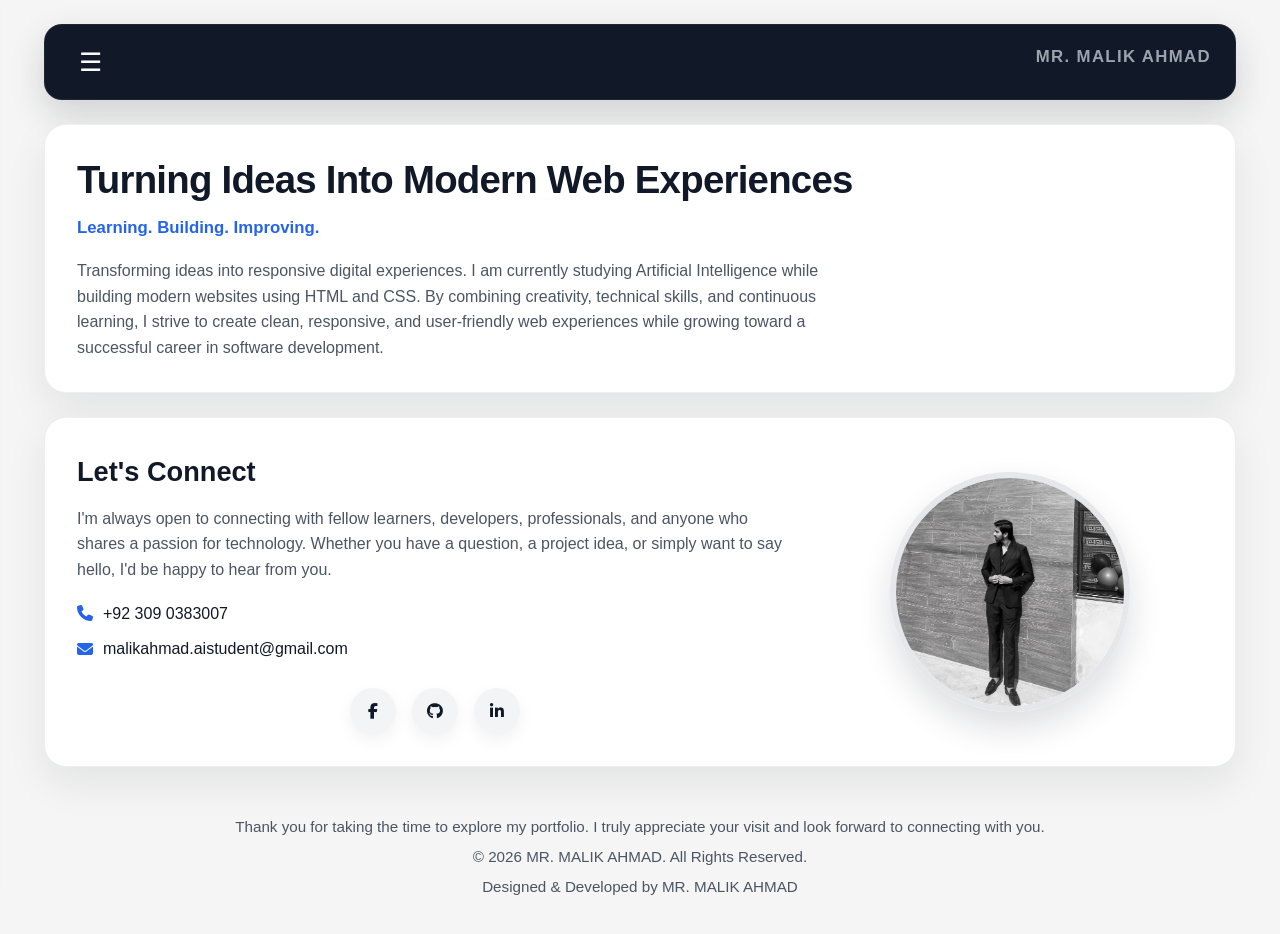
<file: index.html>
<!DOCTYPE html>
<html lang="en">
  <head>
    <meta charset="UTF-8" />
    <meta name="viewport" content="width=device-width, initial-scale=1.0" />
    <meta name="description" content="Professional portfolio website of MR. MALIK AHMAD" />
    <meta name="theme-color" content="#111827" />
    <title>MR. MALIK AHMAD</title>
    <link rel="icon" type="image/svg+xml" href="favicon.svg" />
    <link rel="stylesheet" href="style.css" />
    <link
      rel="stylesheet"
      href="https://cdnjs.cloudflare.com/ajax/libs/font-awesome/6.5.1/css/all.min.css"
    />
  </head>
  <body class="home-page">
    <div class="page-loader" id="pageLoader">
      <div class="loader-content">
        <div class="loader-bar"></div>
        <p>MR. MALIK AHMAD</p>
      </div>
    </div>

    <div class="side-menu" id="sideMenu">
      <button class="close-btn" id="closeMenu" aria-label="Close menu">×</button>
      <nav class="side-nav">
        <a href="index.html" class="nav-link" data-page="index">Home</a>
        <a href="about.html" class="nav-link" data-page="about">About Me</a>
        <a href="journey.html" class="nav-link" data-page="journey">My Journey</a>
        <a href="skills.html" class="nav-link" data-page="skills">Skills</a>
        <a href="projects.html" class="nav-link" data-page="projects">Featured Projects</a>
        <a href="login.html" class="nav-link" data-page="login">Logout</a>
      </nav>
    </div>

    <div class="site-wrapper">
      <header class="topbar">
        <button class="menu-btn" id="openMenu" aria-label="Open menu">☰</button>
        <div class="brand-name">MR. MALIK AHMAD</div>
      </header>

      <main class="content">
        <section class="hero-card">
          <h1>Turning Ideas Into Modern Web Experiences</h1>
          <p class="hero-subtitle">Learning. Building. Improving.</p>
          <p class="hero-text">
            Transforming ideas into responsive digital experiences. I am currently studying
            Artificial Intelligence while building modern websites using HTML and CSS. By
            combining creativity, technical skills, and continuous learning, I strive to
            create clean, responsive, and user-friendly web experiences while growing
            toward a successful career in software development.
          </p>
        </section>

        <section class="connect-card">
          <div class="connect-content">
            <div class="connect-text">
              <h2>Let's Connect</h2>
              <p>
                I'm always open to connecting with fellow learners, developers,
                professionals, and anyone who shares a passion for technology. Whether you
                have a question, a project idea, or simply want to say hello, I'd be happy
                to hear from you.
              </p>

              <div class="contact-list">
                <div class="contact-item">
                  <i class="fa-solid fa-phone"></i>
                  <a href="tel:+923090383007">+92 309 0383007</a>
                </div>
                <div class="contact-item">
                  <i class="fa-solid fa-envelope"></i>
                  <a href="mailto:malikahmad.aistudent@gmail.com">malikahmad.aistudent@gmail.com</a>
                </div>
              </div>

              <div class="social-links">
                <a href="https://www.facebook.com" aria-label="Facebook" target="_blank" rel="noopener noreferrer">
                  <i class="fa-brands fa-facebook-f"></i>
                </a>
                <a href="https://github.com" aria-label="GitHub" target="_blank" rel="noopener noreferrer">
                  <i class="fa-brands fa-github"></i>
                </a>
                <a href="https://www.linkedin.com" aria-label="LinkedIn" target="_blank" rel="noopener noreferrer">
                  <i class="fa-brands fa-linkedin-in"></i>
                </a>
              </div>
            </div>

            <div class="profile-wrapper">
              <img src="images/profile.jpg" alt="MR. MALIK AHMAD" />
            </div>
          </div>
        </section>
      </main>

      <footer class="footer">
        <p>
          Thank you for taking the time to explore my portfolio. I truly appreciate your
          visit and look forward to connecting with you.
        </p>
        <p>© 2026 MR. MALIK AHMAD. All Rights Reserved.</p>
        <p>Designed & Developed by MR. MALIK AHMAD</p>
      </footer>
    </div>

    <script>
      const openMenu = document.getElementById('openMenu');
      const closeMenu = document.getElementById('closeMenu');
      const sideMenu = document.getElementById('sideMenu');
      const pageLoader = document.getElementById('pageLoader');

      openMenu.addEventListener('click', () => {
        sideMenu.classList.add('open');
      });

      closeMenu.addEventListener('click', () => {
        sideMenu.classList.remove('open');
      });

      document.addEventListener('click', (event) => {
        if (sideMenu.classList.contains('open') && !sideMenu.contains(event.target) && event.target !== openMenu) {
          sideMenu.classList.remove('open');
        }
      });

      const currentPage = window.location.pathname.split('/').pop().replace('.html', '') || 'index';
      document.querySelectorAll('.nav-link').forEach((link) => {
        if (link.getAttribute('data-page') === currentPage) {
          link.classList.add('active');
        }
      });

      const loaderStorageKey = 'malikPortfolioLoaderSeen';
      const hasSeenLoader = localStorage.getItem(loaderStorageKey) === 'true';

      if (hasSeenLoader) {
        pageLoader.classList.add('is-hidden');
      } else {
        window.addEventListener('load', () => {
          setTimeout(() => {
            pageLoader.classList.add('fade-out');
            localStorage.setItem(loaderStorageKey, 'true');
            setTimeout(() => {
              pageLoader.classList.add('is-hidden');
            }, 600);
          }, 800);
        });
      }
    </script>
  </body>
</html>
</file>
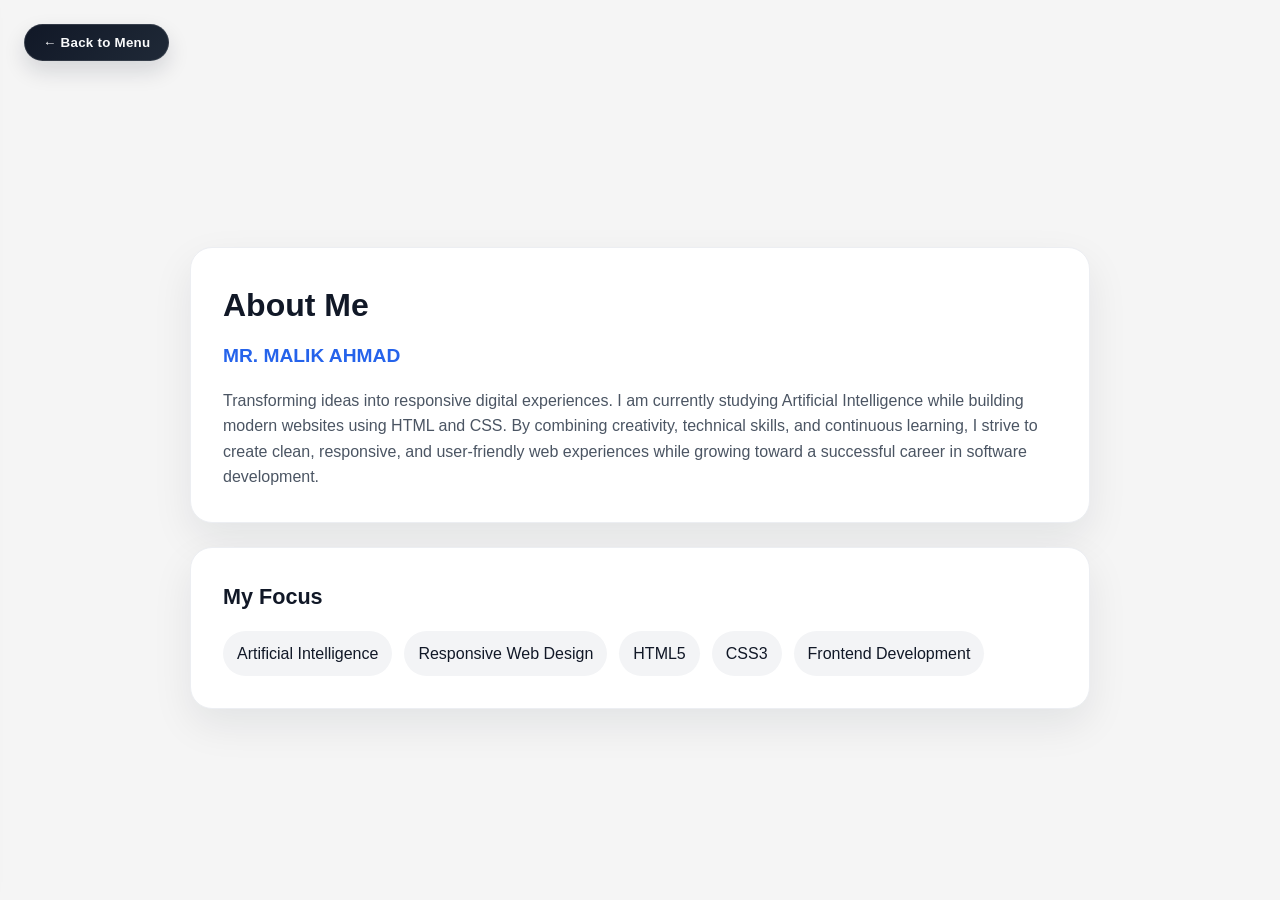
<file: about.html>
<!DOCTYPE html>
<html lang="en">
  <head>
    <meta charset="UTF-8" />
    <meta name="viewport" content="width=device-width, initial-scale=1.0" />
    <title>About Me | MR. MALIK AHMAD</title>
    <link rel="stylesheet" href="style.css" />
  </head>
  <body class="about-page">
    <button class="back-nav" id="backToMenuBtn" type="button" aria-label="Back to menu">← Back to Menu</button>

    <div class="page-nav-overlay" id="pageNavOverlay"></div>
    <aside class="page-nav-panel" id="pageNavPanel">
      <button class="close-nav-btn" id="closePageNavBtn" aria-label="Close menu">×</button>
      <nav class="page-nav-links">
        <a href="index.html">Home</a>
        <a href="about.html">About Me</a>
        <a href="journey.html">My Journey</a>
        <a href="skills.html">Skills</a>
        <a href="projects.html">Featured Projects</a>
        <a href="login.html">Logout</a>
      </nav>
    </aside>

    <div class="about-wrapper">
      <section class="about-card">
        <h1>About Me</h1>
        <h2>MR. MALIK AHMAD</h2>
        <p>
          Transforming ideas into responsive digital experiences. I am currently studying
          Artificial Intelligence while building modern websites using HTML and CSS. By
          combining creativity, technical skills, and continuous learning, I strive to
          create clean, responsive, and user-friendly web experiences while growing toward
          a successful career in software development.
        </p>
      </section>

      <section class="focus-card">
        <h3>My Focus</h3>
        <div class="focus-list">
          <span>Artificial Intelligence</span>
          <span>Responsive Web Design</span>
          <span>HTML5</span>
          <span>CSS3</span>
          <span>Frontend Development</span>
        </div>
      </section>
    </div>

    <script>
      const backToMenuBtn = document.getElementById('backToMenuBtn');
      const pageNavPanel = document.getElementById('pageNavPanel');
      const pageNavOverlay = document.getElementById('pageNavOverlay');
      const closePageNavBtn = document.getElementById('closePageNavBtn');

      function openPageMenu() {
        pageNavPanel.classList.add('open');
        pageNavOverlay.classList.add('open');
      }

      function closePageMenu() {
        pageNavPanel.classList.remove('open');
        pageNavOverlay.classList.remove('open');
      }

      backToMenuBtn.addEventListener('click', openPageMenu);
      closePageNavBtn.addEventListener('click', closePageMenu);
      pageNavOverlay.addEventListener('click', closePageMenu);
      document.addEventListener('keydown', (event) => {
        if (event.key === 'Escape') {
          closePageMenu();
        }
      });
    </script>
  </body>
</html>
</file>
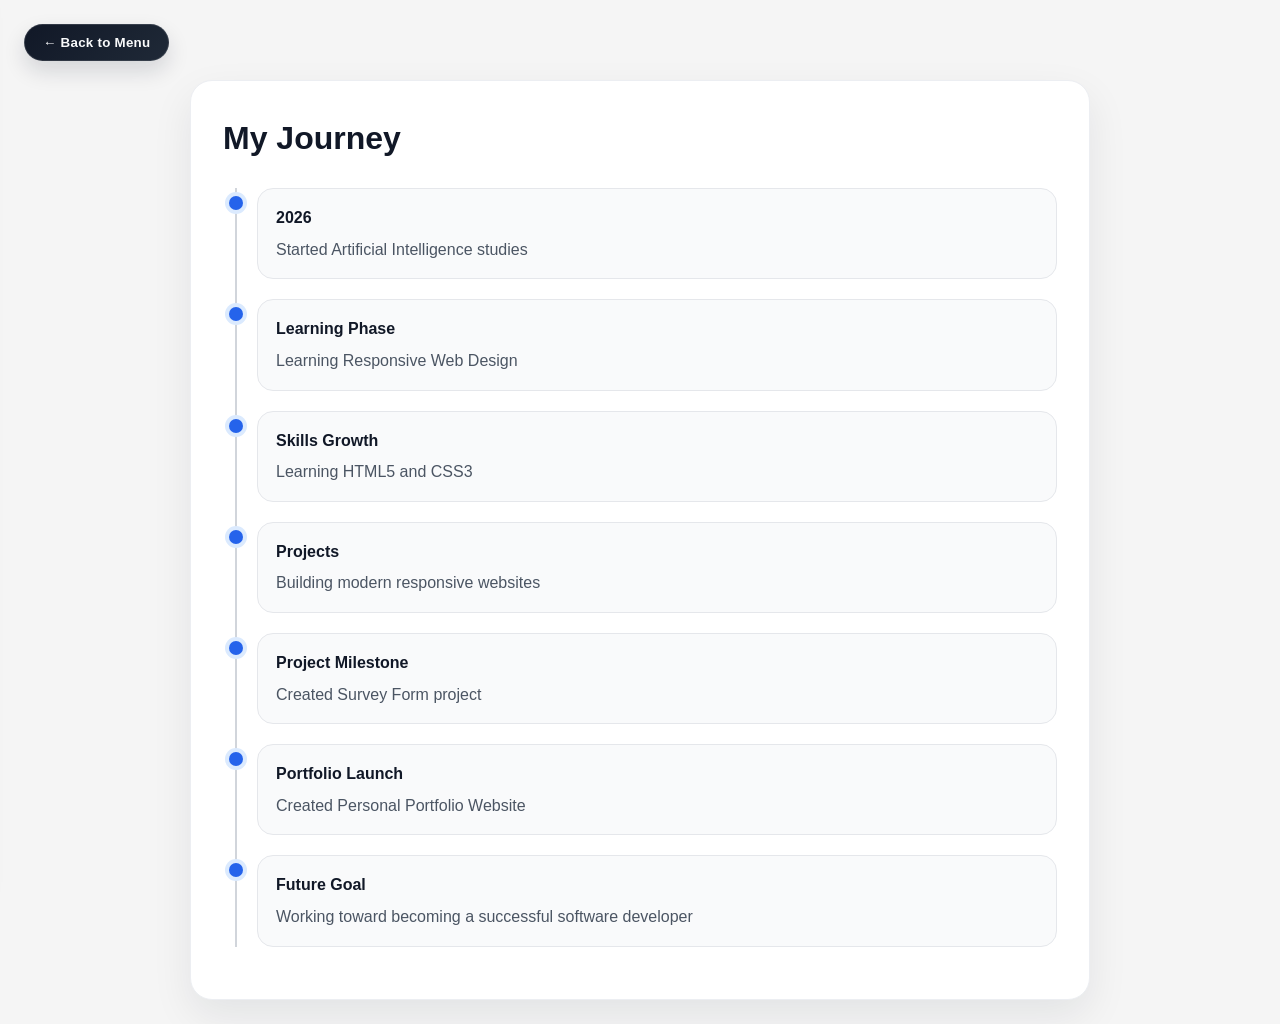
<file: journey.html>
<!DOCTYPE html>
<html lang="en">
  <head>
    <meta charset="UTF-8" />
    <meta name="viewport" content="width=device-width, initial-scale=1.0" />
    <title>My Journey | MR. MALIK AHMED</title>
    <link rel="stylesheet" href="style.css" />
  </head>
  <body class="journey-page">
    <button class="back-nav" id="backToMenuBtn" type="button" aria-label="Back to menu">← Back to Menu</button>

    <div class="page-nav-overlay" id="pageNavOverlay"></div>
    <aside class="page-nav-panel" id="pageNavPanel">
      <button class="close-nav-btn" id="closePageNavBtn" aria-label="Close menu">×</button>
      <nav class="page-nav-links">
        <a href="index.html">Home</a>
        <a href="about.html">About Me</a>
        <a href="journey.html">My Journey</a>
        <a href="skills.html">Skills</a>
        <a href="projects.html">Featured Projects</a>
        <a href="login.html">Logout</a>
      </nav>
    </aside>

    <div class="journey-wrapper">
      <section class="journey-card">
        <h1>My Journey</h1>

        <div class="timeline">
          <div class="timeline-item">
            <div class="timeline-dot"></div>
            <div class="timeline-content">
              <h3>2026</h3>
              <p>Started Artificial Intelligence studies</p>
            </div>
          </div>

          <div class="timeline-item">
            <div class="timeline-dot"></div>
            <div class="timeline-content">
              <h3>Learning Phase</h3>
              <p>Learning Responsive Web Design</p>
            </div>
          </div>

          <div class="timeline-item">
            <div class="timeline-dot"></div>
            <div class="timeline-content">
              <h3>Skills Growth</h3>
              <p>Learning HTML5 and CSS3</p>
            </div>
          </div>

          <div class="timeline-item">
            <div class="timeline-dot"></div>
            <div class="timeline-content">
              <h3>Projects</h3>
              <p>Building modern responsive websites</p>
            </div>
          </div>

          <div class="timeline-item">
            <div class="timeline-dot"></div>
            <div class="timeline-content">
              <h3>Project Milestone</h3>
              <p>Created Survey Form project</p>
            </div>
          </div>

          <div class="timeline-item">
            <div class="timeline-dot"></div>
            <div class="timeline-content">
              <h3>Portfolio Launch</h3>
              <p>Created Personal Portfolio Website</p>
            </div>
          </div>

          <div class="timeline-item">
            <div class="timeline-dot"></div>
            <div class="timeline-content">
              <h3>Future Goal</h3>
              <p>Working toward becoming a successful software developer</p>
            </div>
          </div>
        </div>
      </section>
    </div>

    <script>
      const backToMenuBtn = document.getElementById('backToMenuBtn');
      const pageNavPanel = document.getElementById('pageNavPanel');
      const pageNavOverlay = document.getElementById('pageNavOverlay');
      const closePageNavBtn = document.getElementById('closePageNavBtn');

      function openPageMenu() {
        pageNavPanel.classList.add('open');
        pageNavOverlay.classList.add('open');
      }

      function closePageMenu() {
        pageNavPanel.classList.remove('open');
        pageNavOverlay.classList.remove('open');
      }

      backToMenuBtn.addEventListener('click', openPageMenu);
      closePageNavBtn.addEventListener('click', closePageMenu);
      pageNavOverlay.addEventListener('click', closePageMenu);
      document.addEventListener('keydown', (event) => {
        if (event.key === 'Escape') {
          closePageMenu();
        }
      });
    </script>
  </body>
</html>
</file>
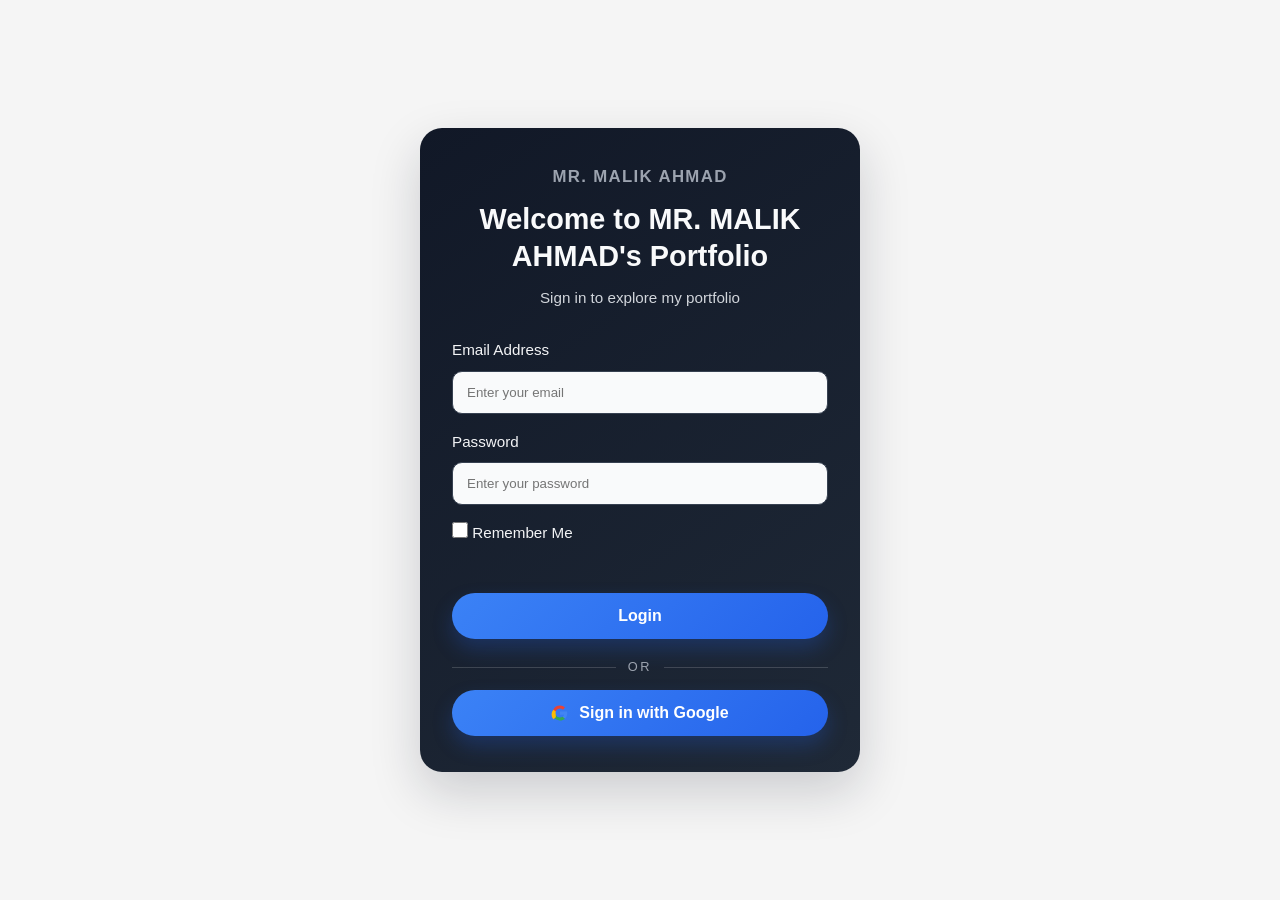
<file: login.html>
<!DOCTYPE html>
<html lang="en">
  <head>
    <meta charset="UTF-8" />
    <meta name="viewport" content="width=device-width, initial-scale=1.0" />
    <title>Login | MR. MALIK AHMAD Portfolio</title>
    <link rel="stylesheet" href="style.css" />
    <link
      rel="stylesheet"
      href="https://cdnjs.cloudflare.com/ajax/libs/font-awesome/6.5.1/css/all.min.css"
    />
  </head>
  <body class="login-page">
    <div class="page">
      <div class="login-card">
        <div class="brand">
          <p class="brand-name">MR. MALIK AHMAD</p>
          <h1>Welcome to MR. MALIK AHMAD's Portfolio</h1>
          <p class="subtitle">Sign in to explore my portfolio</p>
        </div>

        <form class="login-form" id="loginForm">
          <label for="email">Email Address</label>
          <input type="email" id="email" placeholder="Enter your email" />

          <label for="password">Password</label>
          <input type="password" id="password" placeholder="Enter your password" />

          <div class="options">
            <label class="remember">
              <input type="checkbox" />
              <span>Remember Me</span>
            </label>
          </div>

          <p class="form-message" id="formMessage"></p>
          <button type="submit">Login</button>

          <div class="divider"><span>OR</span></div>
          <button type="button" class="google-btn" id="googleSignInBtn">
            <svg viewBox="0 0 24 24" aria-hidden="true">
              <path fill="#4285F4" d="M21.6 12.23c0-.78-.07-1.53-.2-2.25H12v4.26h5.38a4.6 4.6 0 0 1-2 3.02v2.5h3.24c1.9-1.75 2.98-4.33 2.98-7.53Z"></path>
              <path fill="#34A853" d="M12 22c2.7 0 4.96-.9 6.62-2.43l-3.24-2.5c-.9.6-2.04.96-3.38.96-2.6 0-4.8-1.76-5.6-4.12H3.07v2.58A10 10 0 0 0 12 22Z"></path>
              <path fill="#FBBC05" d="M6.4 13.91A6.02 6.02 0 0 1 6.4 10.1V7.52H3.07a10 10 0 0 0 0 12.78l3.33-2.58Z"></path>
              <path fill="#EA4335" d="M12 6.08c1.47 0 2.79.5 3.83 1.49l2.87-2.87A9.96 9.96 0 0 0 12 2a10 10 0 0 0-8.93 5.52l3.33 2.58C7.2 7.84 9.4 6.08 12 6.08Z"></path>
            </svg>
            Sign in with Google
          </button>
        </form>
      </div>
    </div>
    <script src="script.js"></script>
  </body>
</html>
</file>
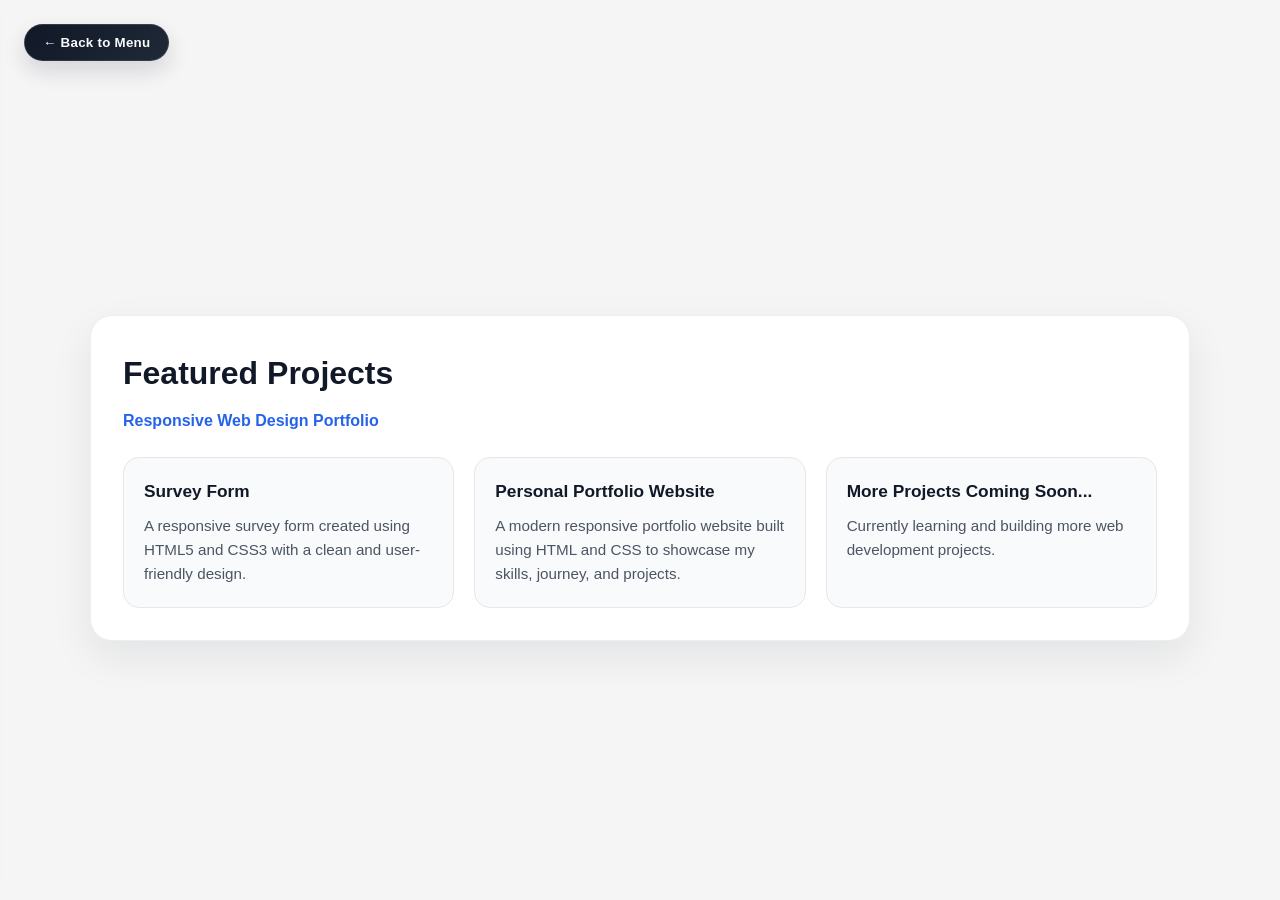
<file: projects.html>
<!DOCTYPE html>
<html lang="en">
  <head>
    <meta charset="UTF-8" />
    <meta name="viewport" content="width=device-width, initial-scale=1.0" />
    <title>Featured Projects | MR. MALIK AHMED</title>
    <link rel="stylesheet" href="style.css" />
  </head>
  <body class="projects-page">
    <button class="back-nav" id="backToMenuBtn" type="button" aria-label="Back to menu">← Back to Menu</button>

    <div class="page-nav-overlay" id="pageNavOverlay"></div>
    <aside class="page-nav-panel" id="pageNavPanel">
      <button class="close-nav-btn" id="closePageNavBtn" aria-label="Close menu">×</button>
      <nav class="page-nav-links">
        <a href="index.html">Home</a>
        <a href="about.html">About Me</a>
        <a href="journey.html">My Journey</a>
        <a href="skills.html">Skills</a>
        <a href="projects.html">Featured Projects</a>
        <a href="login.html">Logout</a>
      </nav>
    </aside>

    <div class="projects-wrapper">
      <section class="projects-card">
        <h1>Featured Projects</h1>
        <p class="projects-subtitle">Responsive Web Design Portfolio</p>

        <div class="projects-grid">
          <article class="project-card">
            <h3>Survey Form</h3>
            <p>
              A responsive survey form created using HTML5 and CSS3 with a clean and
              user-friendly design.
            </p>
          </article>

          <article class="project-card">
            <h3>Personal Portfolio Website</h3>
            <p>
              A modern responsive portfolio website built using HTML and CSS to showcase
              my skills, journey, and projects.
            </p>
          </article>

          <article class="project-card">
            <h3>More Projects Coming Soon...</h3>
            <p>Currently learning and building more web development projects.</p>
          </article>
        </div>
      </section>
    </div>

    <script>
      const backToMenuBtn = document.getElementById('backToMenuBtn');
      const pageNavPanel = document.getElementById('pageNavPanel');
      const pageNavOverlay = document.getElementById('pageNavOverlay');
      const closePageNavBtn = document.getElementById('closePageNavBtn');

      function openPageMenu() {
        pageNavPanel.classList.add('open');
        pageNavOverlay.classList.add('open');
      }

      function closePageMenu() {
        pageNavPanel.classList.remove('open');
        pageNavOverlay.classList.remove('open');
      }

      backToMenuBtn.addEventListener('click', openPageMenu);
      closePageNavBtn.addEventListener('click', closePageMenu);
      pageNavOverlay.addEventListener('click', closePageMenu);
      document.addEventListener('keydown', (event) => {
        if (event.key === 'Escape') {
          closePageMenu();
        }
      });
    </script>
  </body>
</html>
</file>
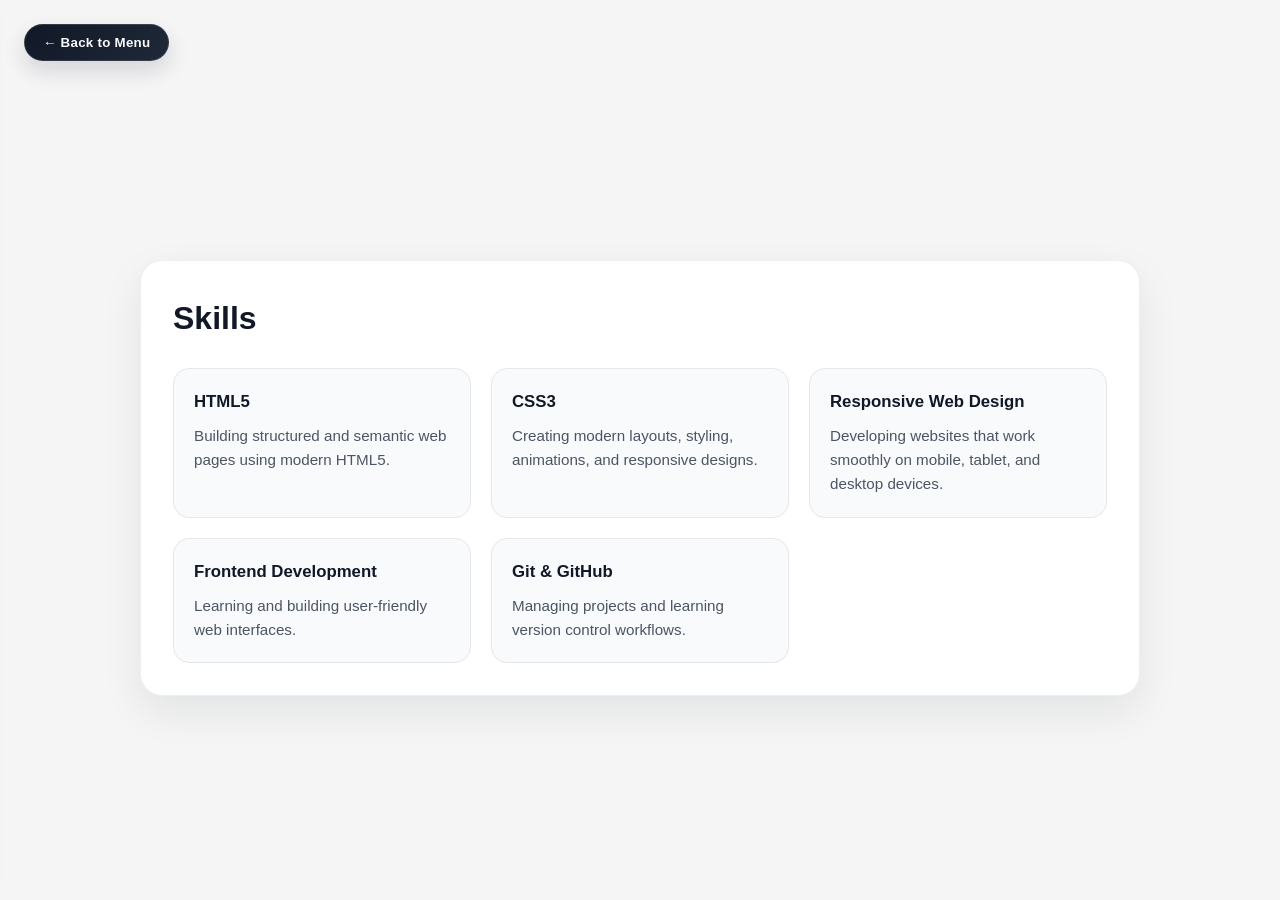
<file: skills.html>
<!DOCTYPE html>
<html lang="en">
  <head>
    <meta charset="UTF-8" />
    <meta name="viewport" content="width=device-width, initial-scale=1.0" />
    <title>Skills | MR. MALIK AHMED</title>
    <link rel="stylesheet" href="style.css" />
  </head>
  <body class="skills-page">
    <button class="back-nav" id="backToMenuBtn" type="button" aria-label="Back to menu">← Back to Menu</button>

    <div class="page-nav-overlay" id="pageNavOverlay"></div>
    <aside class="page-nav-panel" id="pageNavPanel">
      <button class="close-nav-btn" id="closePageNavBtn" aria-label="Close menu">×</button>
      <nav class="page-nav-links">
        <a href="index.html">Home</a>
        <a href="about.html">About Me</a>
        <a href="journey.html">My Journey</a>
        <a href="skills.html">Skills</a>
        <a href="projects.html">Featured Projects</a>
        <a href="login.html">Logout</a>
      </nav>
    </aside>

    <div class="skills-wrapper">
      <section class="skills-card">
        <h1>Skills</h1>

        <div class="skills-grid">
          <article class="skill-card">
            <h3>HTML5</h3>
            <p>Building structured and semantic web pages using modern HTML5.</p>
          </article>

          <article class="skill-card">
            <h3>CSS3</h3>
            <p>Creating modern layouts, styling, animations, and responsive designs.</p>
          </article>

          <article class="skill-card">
            <h3>Responsive Web Design</h3>
            <p>Developing websites that work smoothly on mobile, tablet, and desktop devices.</p>
          </article>

          <article class="skill-card">
            <h3>Frontend Development</h3>
            <p>Learning and building user-friendly web interfaces.</p>
          </article>

          <article class="skill-card">
            <h3>Git &amp; GitHub</h3>
            <p>Managing projects and learning version control workflows.</p>
          </article>
        </div>
      </section>
    </div>

    <script>
      const backToMenuBtn = document.getElementById('backToMenuBtn');
      const pageNavPanel = document.getElementById('pageNavPanel');
      const pageNavOverlay = document.getElementById('pageNavOverlay');
      const closePageNavBtn = document.getElementById('closePageNavBtn');

      function openPageMenu() {
        pageNavPanel.classList.add('open');
        pageNavOverlay.classList.add('open');
      }

      function closePageMenu() {
        pageNavPanel.classList.remove('open');
        pageNavOverlay.classList.remove('open');
      }

      backToMenuBtn.addEventListener('click', openPageMenu);
      closePageNavBtn.addEventListener('click', closePageMenu);
      pageNavOverlay.addEventListener('click', closePageMenu);
      document.addEventListener('keydown', (event) => {
        if (event.key === 'Escape') {
          closePageMenu();
        }
      });
    </script>
  </body>
</html>
</file>
<file: style.css>
* {
  box-sizing: border-box;
  margin: 0;
  padding: 0;
}

body {
  font-family: "Inter", "Segoe UI", Tahoma, Geneva, Verdana, sans-serif;
  background-color: #f5f5f5;
  color: #111827;
  line-height: 1.6;
  overflow-x: hidden;
  scroll-behavior: smooth;
  -webkit-font-smoothing: antialiased;
}

a {
  text-decoration: none;
  color: inherit;
}

img {
  display: block;
  max-width: 100%;
}

button,
a {
  transition: all 0.25s ease;
}

.back-nav {
  position: fixed;
  top: 24px;
  left: 24px;
  display: inline-flex;
  align-items: center;
  justify-content: center;
  gap: 8px;
  padding: 10px 18px;
  border-radius: 999px;
  background: linear-gradient(135deg, #111827, #1f2937);
  color: #f9fafb;
  border: 1px solid rgba(255, 255, 255, 0.12);
  box-shadow: 0 10px 22px rgba(17, 24, 39, 0.14);
  font-weight: 600;
  letter-spacing: 0.02em;
  z-index: 40;
  cursor: pointer;
}

.back-nav:hover {
  transform: translateY(-2px);
  background: linear-gradient(135deg, #1f2937, #374151);
  box-shadow: 0 14px 28px rgba(17, 24, 39, 0.2);
}

.back-nav:focus-visible {
  outline: none;
  box-shadow: 0 0 0 3px rgba(96, 165, 250, 0.3);
}

.page-nav-overlay {
  position: fixed;
  inset: 0;
  background: rgba(17, 24, 39, 0.45);
  opacity: 0;
  visibility: hidden;
  transition: opacity 0.25s ease, visibility 0.25s ease;
  z-index: 45;
}

.page-nav-overlay.open {
  opacity: 1;
  visibility: visible;
}

.page-nav-panel {
  position: fixed;
  top: 0;
  left: -320px;
  width: 280px;
  height: 100vh;
  padding: 24px 20px;
  background: linear-gradient(160deg, #111827, #1f2937);
  color: #f9fafb;
  box-shadow: 10px 0 30px rgba(0, 0, 0, 0.22);
  transition: left 0.3s ease;
  z-index: 50;
  border-right: 1px solid rgba(255, 255, 255, 0.06);
}

.page-nav-panel.open {
  left: 0;
}

.close-nav-btn {
  background: transparent;
  border: none;
  color: #f9fafb;
  font-size: 1.7rem;
  cursor: pointer;
  padding: 4px 8px;
  border-radius: 10px;
  margin-bottom: 20px;
}

.close-nav-btn:hover {
  background: rgba(255, 255, 255, 0.1);
}

.page-nav-links {
  display: flex;
  flex-direction: column;
  gap: 12px;
  margin-top: 16px;
}

.page-nav-links a {
  display: block;
  padding: 13px 14px;
  border-radius: 14px;
  color: #f9fafb;
  background: rgba(255, 255, 255, 0.05);
  box-shadow: 0 6px 16px rgba(0, 0, 0, 0.12);
}

.page-nav-links a:hover {
  background: rgba(255, 255, 255, 0.12);
  transform: translateX(4px);
  color: #dbeafe;
}

.login-page {
  min-height: 100vh;
  display: flex;
  align-items: center;
  justify-content: center;
  padding: 24px;
}

.page {
  width: 100%;
  display: flex;
  justify-content: center;
}

.login-card {
  width: 100%;
  max-width: 440px;
  background: linear-gradient(145deg, #111827, #1f2937);
  color: #f9fafb;
  border-radius: 22px;
  box-shadow: 0 20px 50px rgba(17, 24, 39, 0.18);
  padding: 36px 32px;
}

.brand {
  text-align: center;
  margin-bottom: 28px;
}

.brand-name {
  color: #9ca3af;
  text-transform: uppercase;
  letter-spacing: 0.24em;
  font-size: 0.75rem;
  margin-bottom: 10px;
}

.login-card h1 {
  color: #f9fafb;
  font-size: clamp(1.35rem, 2.4vw, 1.8rem);
  line-height: 1.3;
  margin-bottom: 10px;
}

.subtitle {
  color: #d1d5db;
  font-size: 0.95rem;
}

.login-form label {
  display: block;
  color: #f3f4f6;
  font-size: 0.95rem;
  margin-bottom: 8px;
}

.login-form input[type="email"],
.login-form input[type="password"] {
  width: 100%;
  padding: 13px 14px;
  margin-bottom: 16px;
  border: 1px solid #374151;
  border-radius: 10px;
  background-color: #f9fafb;
  color: #111827;
  outline: none;
  transition: border-color 0.2s ease, box-shadow 0.2s ease;
}

.login-form input:focus {
  border-color: #60a5fa;
  box-shadow: 0 0 0 3px rgba(96, 165, 250, 0.2);
}

.options {
  margin-bottom: 18px;
}

.remember {
  display: flex;
  align-items: center;
  gap: 8px;
  color: #d1d5db;
  font-size: 0.95rem;
  cursor: pointer;
}

.remember input {
  width: 16px;
  height: 16px;
  accent-color: #60a5fa;
}

.login-form button {
  width: 100%;
  padding: 14px;
  border: none;
  border-radius: 999px;
  background: linear-gradient(135deg, #3b82f6, #2563eb);
  color: white;
  font-size: 1rem;
  font-weight: 600;
  cursor: pointer;
  transition: transform 0.2s ease, box-shadow 0.2s ease, background 0.2s ease;
  box-shadow: 0 10px 20px rgba(37, 100, 235, 0.25);
}

.login-form button:hover {
  transform: translateY(-2px);
  box-shadow: 0 12px 24px rgba(37, 100, 235, 0.35);
  background: linear-gradient(135deg, #4f8ff7, #1d4ed8);
}

.form-message {
  min-height: 1.2em;
  margin-bottom: 12px;
  font-size: 0.95rem;
}

.divider {
  display: flex;
  align-items: center;
  text-align: center;
  color: #9ca3af;
  margin: 18px 0 12px;
}

.divider::before,
.divider::after {
  content: "";
  flex: 1;
  border-bottom: 1px solid rgba(255, 255, 255, 0.16);
}

.divider span {
  padding: 0 12px;
  font-size: 0.8rem;
  text-transform: uppercase;
  letter-spacing: 0.2em;
}

.google-btn {
  display: inline-flex;
  align-items: center;
  justify-content: center;
  gap: 10px;
  width: 100%;
  padding: 13px 14px;
  border: 1px solid rgba(255, 255, 255, 0.14);
  border-radius: 999px;
  background: #ffffff;
  color: #111827;
  font-weight: 600;
  cursor: pointer;
  box-shadow: 0 8px 20px rgba(17, 24, 39, 0.12);
}

.google-btn:hover {
  transform: translateY(-2px);
  box-shadow: 0 10px 24px rgba(17, 24, 39, 0.16);
}

.google-btn svg {
  width: 18px;
  height: 18px;
}

.home-page {
  padding: 24px;
  min-height: 100vh;
}

.page-loader {
  position: fixed;
  inset: 0;
  background: linear-gradient(135deg, #111827, #1f2937);
  display: flex;
  align-items: center;
  justify-content: center;
  z-index: 2000;
  transition: opacity 0.6s ease, visibility 0.6s ease;
}

.page-loader.fade-out {
  opacity: 0;
  visibility: hidden;
}

.page-loader.is-hidden {
  display: none;
}

.loader-content {
  text-align: center;
}

.loader-bar {
  width: 180px;
  height: 2px;
  background: rgba(255, 255, 255, 0.2);
  overflow: hidden;
  border-radius: 999px;
  margin: 0 auto 16px;
}

.loader-bar::before {
  content: "";
  display: block;
  width: 40%;
  height: 100%;
  background: #d1d5db;
  animation: loaderPulse 1.2s ease-in-out infinite;
}

.loader-content p {
  color: #f9fafb;
  font-size: 1rem;
  letter-spacing: 0.2em;
  text-transform: uppercase;
}

@keyframes loaderPulse {
  0% {
    transform: translateX(-100%);
  }
  100% {
    transform: translateX(250%);
  }
}

.site-wrapper {
  max-width: 1200px;
  margin: 0 auto;
  padding: 0 4px;
}

.topbar {
  background: #111827;
  color: #f9fafb;
  display: flex;
  align-items: center;
  justify-content: space-between;
  padding: 16px 24px;
  border-radius: 18px;
  box-shadow: 0 14px 35px rgba(17, 24, 39, 0.16);
  border: 1px solid rgba(255, 255, 255, 0.06);
}

.menu-btn,
.close-btn {
  background: transparent;
  border: none;
  color: #f9fafb;
  font-size: 1.6rem;
  cursor: pointer;
  padding: 6px 10px;
  border-radius: 10px;
}

.menu-btn:hover,
.close-btn:hover {
  background: rgba(255, 255, 255, 0.1);
}

.side-menu {
  position: fixed;
  top: 0;
  left: -320px;
  width: 280px;
  height: 100vh;
  background: linear-gradient(160deg, #111827, #1f2937);
  color: #f9fafb;
  padding: 24px 20px;
  box-shadow: 10px 0 30px rgba(0, 0, 0, 0.22);
  transition: left 0.3s ease;
  z-index: 1000;
  border-right: 1px solid rgba(255, 255, 255, 0.06);
}

.side-menu.open {
  left: 0;
}

.side-nav {
  display: flex;
  flex-direction: column;
  gap: 12px;
  margin-top: 36px;
}

.side-nav a {
  display: block;
  padding: 13px 14px;
  border-radius: 14px;
  color: #f9fafb;
  background: rgba(255, 255, 255, 0.05);
  box-shadow: 0 6px 16px rgba(0, 0, 0, 0.12);
  transition: background 0.2s ease, transform 0.2s ease, color 0.2s ease, box-shadow 0.2s ease;
}

.side-nav a:hover {
  background: rgba(255, 255, 255, 0.12);
  transform: translateX(4px);
  color: #dbeafe;
  box-shadow: 0 10px 20px rgba(0, 0, 0, 0.16);
}

.side-nav a.active {
  background: rgba(255, 255, 255, 0.14);
  color: #f9fafb;
  box-shadow: inset 0 0 0 1px rgba(255, 255, 255, 0.12), 0 8px 18px rgba(0, 0, 0, 0.16);
}

.brand-name {
  font-size: 1.05rem;
  font-weight: 700;
  letter-spacing: 0.08em;
  animation: brandSlideFade 1.8s ease-in-out infinite alternate;
}

@keyframes brandSlideFade {
  0% {
    transform: translateX(-8px);
    opacity: 0.8;
  }
  100% {
    transform: translateX(8px);
    opacity: 1;
  }
}

.content {
  margin-top: 24px;
  display: grid;
  gap: 24px;
}

.hero-card,
.connect-card {
  background: #ffffff;
  border-radius: 22px;
  box-shadow: 0 16px 40px rgba(17, 24, 39, 0.08);
  padding: 32px;
  border: 1px solid #eceef2;
}

.hero-card:hover,
.connect-card:hover,
.about-card:hover,
.focus-card:hover,
.journey-card:hover,
.skills-card:hover,
.projects-card:hover,
.skill-card:hover,
.project-card:hover,
.timeline-content:hover {
  transform: translateY(-3px);
  box-shadow: 0 18px 44px rgba(17, 24, 39, 0.12);
}

.eyebrow {
  display: inline-block;
  font-size: 0.8rem;
  letter-spacing: 0.24em;
  text-transform: uppercase;
  color: #4b5563;
  margin-bottom: 12px;
}

.hero-card h1 {
  font-size: clamp(1.8rem, 3vw, 2.8rem);
  line-height: 1.2;
  margin-bottom: 12px;
  color: #111827;
  letter-spacing: -0.02em;
}

.hero-subtitle {
  font-size: 1.05rem;
  font-weight: 600;
  color: #2563eb;
  margin-bottom: 16px;
}

.hero-text {
  color: #4b5563;
  max-width: 760px;
  font-size: 1rem;
}

.connect-content {
  display: grid;
  grid-template-columns: 1.3fr 0.7fr;
  gap: 24px;
  align-items: center;
}

.connect-text {
  display: flex;
  flex-direction: column;
}

.connect-text h2 {
  font-size: 1.7rem;
  margin-bottom: 12px;
  color: #111827;
}

.connect-text p {
  color: #4b5563;
  margin-bottom: 18px;
}

.contact-list {
  display: grid;
  gap: 10px;
  margin-bottom: 18px;
}

.contact-item {
  display: flex;
  align-items: center;
  gap: 10px;
  color: #111827;
}

.contact-item i {
  color: #2563eb;
}

.social-links {
  display: flex;
  justify-content: center;
  align-items: center;
  flex-wrap: wrap;
  gap: 16px;
  margin-top: 8px;
}

.social-links a {
  display: inline-flex;
  align-items: center;
  justify-content: center;
  width: 46px;
  height: 46px;
  border-radius: 50%;
  background: #f3f4f6;
  color: #111827;
  transition: transform 0.2s ease, background 0.2s ease, color 0.2s ease, box-shadow 0.2s ease;
  box-shadow: 0 6px 16px rgba(17, 24, 39, 0.06);
}

.social-links a:hover {
  transform: translateY(-3px);
  background: #2563eb;
  color: #ffffff;
  box-shadow: 0 10px 24px rgba(37, 99, 235, 0.2);
}

.profile-wrapper {
  display: flex;
  justify-content: center;
}

.profile-wrapper img {
  width: min(100%, 240px);
  height: 240px;
  object-fit: cover;
  border-radius: 50%;
  border: 6px solid #e5e7eb;
  box-shadow: 0 16px 34px rgba(17, 24, 39, 0.14);
  display: block;
  margin: 0 auto;
}

.footer {
  margin-top: 24px;
  text-align: center;
  padding: 24px 10px 10px;
  color: #4b5563;
  font-size: 0.95rem;
}

.footer p + p {
  margin-top: 6px;
}

@media (max-width: 900px) {
  .connect-content {
    grid-template-columns: 1fr;
  }

  .profile-wrapper {
    order: -1;
  }
}

@media (max-width: 768px) {
  .home-page {
    padding: 18px;
  }

  .site-wrapper {
    padding: 0 2px;
  }

  .hero-card,
  .connect-card,
  .about-card,
  .focus-card,
  .journey-card,
  .skills-card,
  .projects-card {
    padding: 24px;
  }

  .skills-grid,
  .projects-grid {
    grid-template-columns: 1fr 1fr;
  }
}

@media (max-width: 600px) {
  .home-page {
    padding: 16px;
  }

  .site-wrapper {
    padding: 0;
  }

  .hero-card,
  .connect-card,
  .about-card,
  .focus-card,
  .journey-card,
  .skills-card,
  .projects-card {
    padding: 22px;
  }

  .topbar {
    padding: 14px 18px;
  }

  .login-card {
    padding: 28px 22px;
    border-radius: 16px;
  }

  .side-menu {
    width: 100%;
    left: -100%;
  }

  .skills-grid,
  .projects-grid {
    grid-template-columns: 1fr;
  }
}

.about-page {
  min-height: 100vh;
  display: flex;
  flex-direction: column;
  align-items: center;
  justify-content: center;
  padding: 80px 24px 24px;
}

.about-wrapper {
  width: 100%;
  max-width: 900px;
  display: grid;
  gap: 24px;
}

.about-card,
.focus-card {
  background: #ffffff;
  border-radius: 22px;
  box-shadow: 0 16px 40px rgba(17, 24, 39, 0.08);
  padding: 32px;
  border: 1px solid #eceef2;
}

.about-card h1 {
  font-size: 2rem;
  color: #111827;
  margin-bottom: 10px;
}

.about-card h2 {
  font-size: 1.2rem;
  color: #2563eb;
  margin-bottom: 16px;
}

.about-card p {
  color: #4b5563;
  font-size: 1rem;
}

.focus-card h3 {
  font-size: 1.35rem;
  color: #111827;
  margin-bottom: 16px;
}

.focus-list {
  display: flex;
  flex-wrap: wrap;
  gap: 12px;
}

.focus-list span {
  background: #f3f4f6;
  color: #111827;
  padding: 10px 14px;
  border-radius: 999px;
  transition: transform 0.2s ease, background 0.2s ease, color 0.2s ease;
}

.focus-list span:hover {
  transform: translateY(-2px);
  background: #2563eb;
  color: #ffffff;
}

@media (max-width: 600px) {
  .about-card,
  .focus-card {
    padding: 24px;
  }

  .back-nav {
    top: 16px;
    left: 16px;
    padding: 9px 16px;
    font-size: 0.95rem;
  }

  .page-nav-panel {
    width: 100%;
    left: -100%;
  }
}

.journey-page {
  min-height: 100vh;
  display: flex;
  flex-direction: column;
  align-items: center;
  justify-content: center;
  padding: 80px 24px 24px;
}

.journey-wrapper {
  width: 100%;
  max-width: 900px;
}

.journey-card {
  background: #ffffff;
  border-radius: 22px;
  box-shadow: 0 16px 40px rgba(17, 24, 39, 0.08);
  padding: 32px;
  border: 1px solid #eceef2;
}

.journey-card h1 {
  font-size: 2rem;
  color: #111827;
  margin-bottom: 24px;
}

.timeline {
  position: relative;
  margin-left: 12px;
  padding-left: 20px;
  border-left: 2px solid #d1d5db;
}

.timeline-item {
  position: relative;
  margin-bottom: 20px;
}

.timeline-dot {
  position: absolute;
  left: -28px;
  top: 8px;
  width: 14px;
  height: 14px;
  border-radius: 50%;
  background: #2563eb;
  box-shadow: 0 0 0 4px #dbeafe;
}

.timeline-content {
  background: #f9fafb;
  border: 1px solid #e5e7eb;
  border-radius: 16px;
  padding: 16px 18px;
  transition: transform 0.2s ease, box-shadow 0.2s ease;
}

.timeline-content h3 {
  font-size: 1rem;
  color: #111827;
  margin-bottom: 6px;
}

.timeline-content p {
  color: #4b5563;
}

@media (max-width: 600px) {
  .journey-card {
    padding: 24px;
  }

  .timeline {
    margin-left: 4px;
  }
}

.skills-page {
  min-height: 100vh;
  display: flex;
  flex-direction: column;
  align-items: center;
  justify-content: center;
  padding: 80px 24px 24px;
}

.skills-wrapper {
  width: 100%;
  max-width: 1000px;
}

.skills-card {
  background: #ffffff;
  border-radius: 22px;
  box-shadow: 0 16px 40px rgba(17, 24, 39, 0.08);
  padding: 32px;
  border: 1px solid #eceef2;
}

.skills-card h1 {
  font-size: 2rem;
  color: #111827;
  margin-bottom: 24px;
}

.skills-grid {
  display: grid;
  grid-template-columns: repeat(3, minmax(0, 1fr));
  gap: 20px;
}

.skill-card {
  background: #f9fafb;
  border: 1px solid #e5e7eb;
  border-radius: 16px;
  padding: 20px;
  transition: transform 0.2s ease, box-shadow 0.2s ease;
}

.skill-card h3 {
  font-size: 1.05rem;
  color: #111827;
  margin-bottom: 8px;
}

.skill-card p {
  color: #4b5563;
  font-size: 0.95rem;
}

@media (max-width: 800px) {
  .skills-grid {
    grid-template-columns: repeat(2, minmax(0, 1fr));
  }
}

@media (max-width: 600px) {
  .skills-card {
    padding: 24px;
  }

  .skills-grid {
    grid-template-columns: 1fr;
  }
}

.projects-page {
  min-height: 100vh;
  display: flex;
  flex-direction: column;
  align-items: center;
  justify-content: center;
  padding: 80px 24px 24px;
}

.projects-wrapper {
  width: 100%;
  max-width: 1100px;
}

.projects-card {
  background: #ffffff;
  border-radius: 22px;
  box-shadow: 0 16px 40px rgba(17, 24, 39, 0.08);
  padding: 32px;
  border: 1px solid #eceef2;
}

.projects-card h1 {
  font-size: 2rem;
  color: #111827;
  margin-bottom: 8px;
}

.projects-subtitle {
  color: #2563eb;
  font-weight: 600;
  margin-bottom: 24px;
}

.projects-grid {
  display: grid;
  grid-template-columns: repeat(3, minmax(0, 1fr));
  gap: 20px;
}

.project-card {
  background: #f9fafb;
  border: 1px solid #e5e7eb;
  border-radius: 16px;
  padding: 20px;
  transition: transform 0.2s ease, box-shadow 0.2s ease;
}

.project-card h3 {
  font-size: 1.08rem;
  color: #111827;
  margin-bottom: 8px;
}

.project-card p {
  color: #4b5563;
  font-size: 0.95rem;
}

@media (max-width: 800px) {
  .projects-grid {
    grid-template-columns: repeat(2, minmax(0, 1fr));
  }
}

@media (max-width: 600px) {
  .projects-card {
    padding: 24px;
  }

  .projects-grid {
    grid-template-columns: 1fr;
  }
}
</file>
